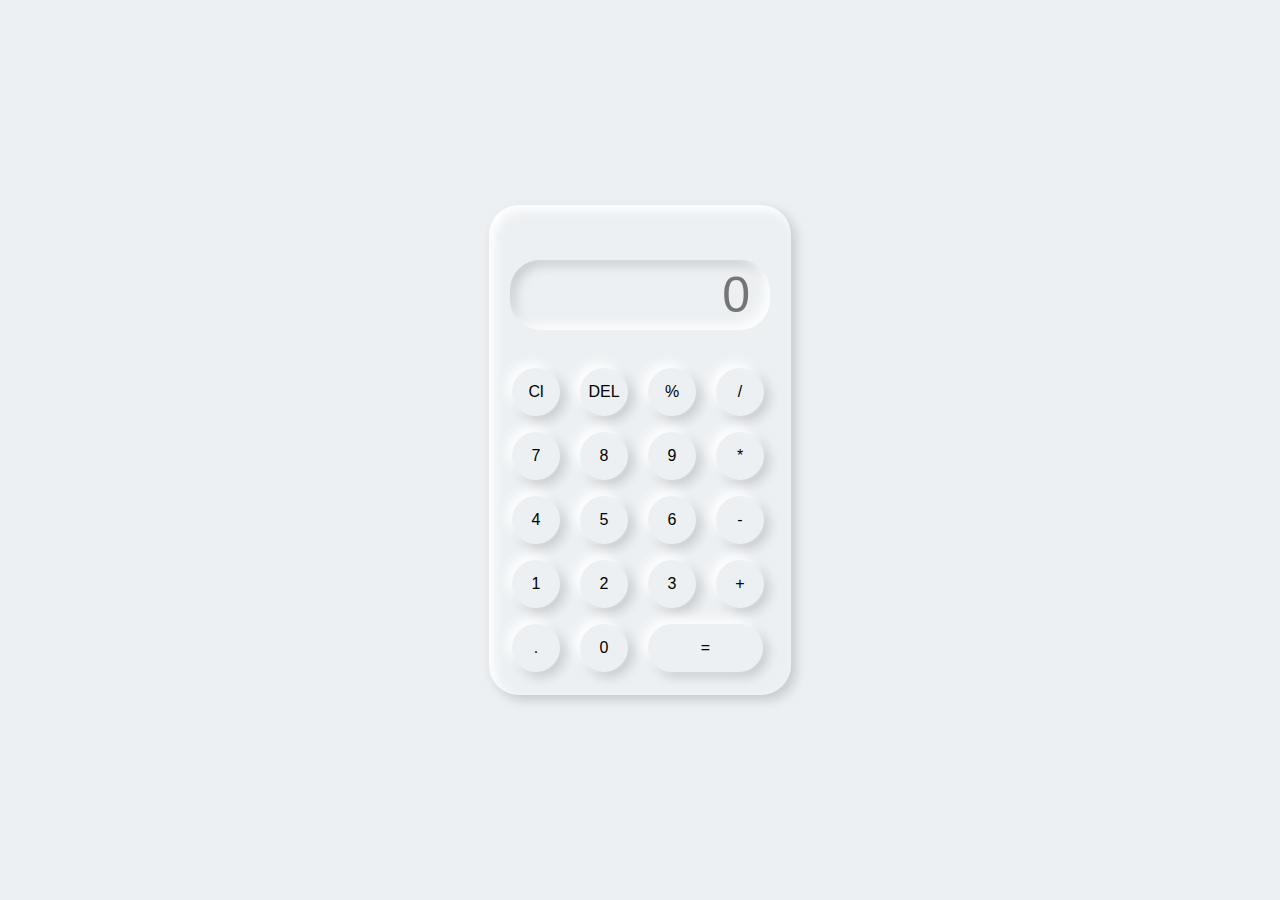
<file: Calculator/calculator.html>
<!DOCTYPE html>
<html lang="en">
<head>
    <meta charset="UTF-8">
    <meta name="viewport" content="width=device-width, initial-scale=1.0">
    <link rel="stylesheet" href="calculator.css">
    <title>Calculator</title>
</head>
<body>
    <div class="container">
        <div class="calculator">
            <input type="text" placeholder="0" id="output-screen">
            <button onclick="Clear()">Cl</button>
            <button onclick="del()">DEL</button>
            <button onclick="display('%')">%</button>
            <button onclick="display('/')">/</button>
            <button onclick="display('7')">7</button>
            <button onclick="display('8')">8</button>
            <button onclick="display('9')">9</button>
            <button onclick="display('*')">*</button>
            <button onclick="display('4')">4</button>
            <button onclick="display('5')">5</button>
            <button onclick="display('6')">6</button>
            <button onclick="display('-')">-</button>
            <button onclick="display('1')">1</button>
            <button onclick="display('2')">2</button>
            <button onclick="display('3')">3</button>
            <button onclick="display('+')">+</button>
            <button onclick="display('.')">.</button>
            <button onclick="display('0')">0</button>
            <button onclick="Calculate()" class="equal">=</button>
        </div>
    </div>

    <script>
        let outputScreen = document.getElementById("output-screen");

        function display(num){
            outputScreen.value += num;
        }
        function Calculate(){
            try{
                outputScreen.value = eval(outputScreen.value);
            }
            catch(err)
            {
                alert("Invalid")
            }
        }
        function Clear(){
            outputScreen.value = "";
        }
        function del(){
            outputScreen.value = outputScreen.value.slice(0,-1);
        }
    </script>
</body>
</html>
</file>
<file: Calculator/calculator.css>
*{
    margin: 0;
    padding: 0;
    box-sizing: border-box;
    background-color: #ecf0f3;
    font-family: sans-serif;
    outline: none;
}
.container{
    height: 100vh;
    display: flex;
    justify-content: center;
    align-items: center;
}
.calculator{
    background-color: #ecf0f3;
    padding: 15px;
    border-radius: 30px;
    box-shadow: inset 5px 5px 12px #ffffff,
                      5px 5px 12px rgba(0,0,0,.16);
    display: grid;
    grid-template-columns: repeat(4,68px);
}
input{
    grid-column: span 4;
    height: 70px;
    width: 260px;
    background-color: #ecf0f3;
    box-shadow: inset -5px -5px 12px #ffffff,
                inset 5px 5px 12px rgba(0,0,0,.16);
    border: none;
    border-radius: 30px;
    color: rgb(70, 70, 70);
    font-size: 50px;
    text-align: end;
    margin: auto;
    margin-top: 40px;
    margin-bottom: 30px;
    padding: 20px;
}
button{
    height: 48px;
    width: 48px;
    background-color: #ecf0f3;
    box-shadow: -5px -5px 12px #ffffff,
                 5px 5px 12px rgba(0,0,0,.16);
    border: none;
    border-radius: 50%;
    margin: 8px;
    font-size: 16px;
}
.equal{
    width: 115px; 
    border-radius: 40px;
    background-color: #ecf0f3;
    box-shadow: -5px -5px 12px #ffffff,
                 5px 5px 12px rgba(0,0,0,.16);
}
</file>
